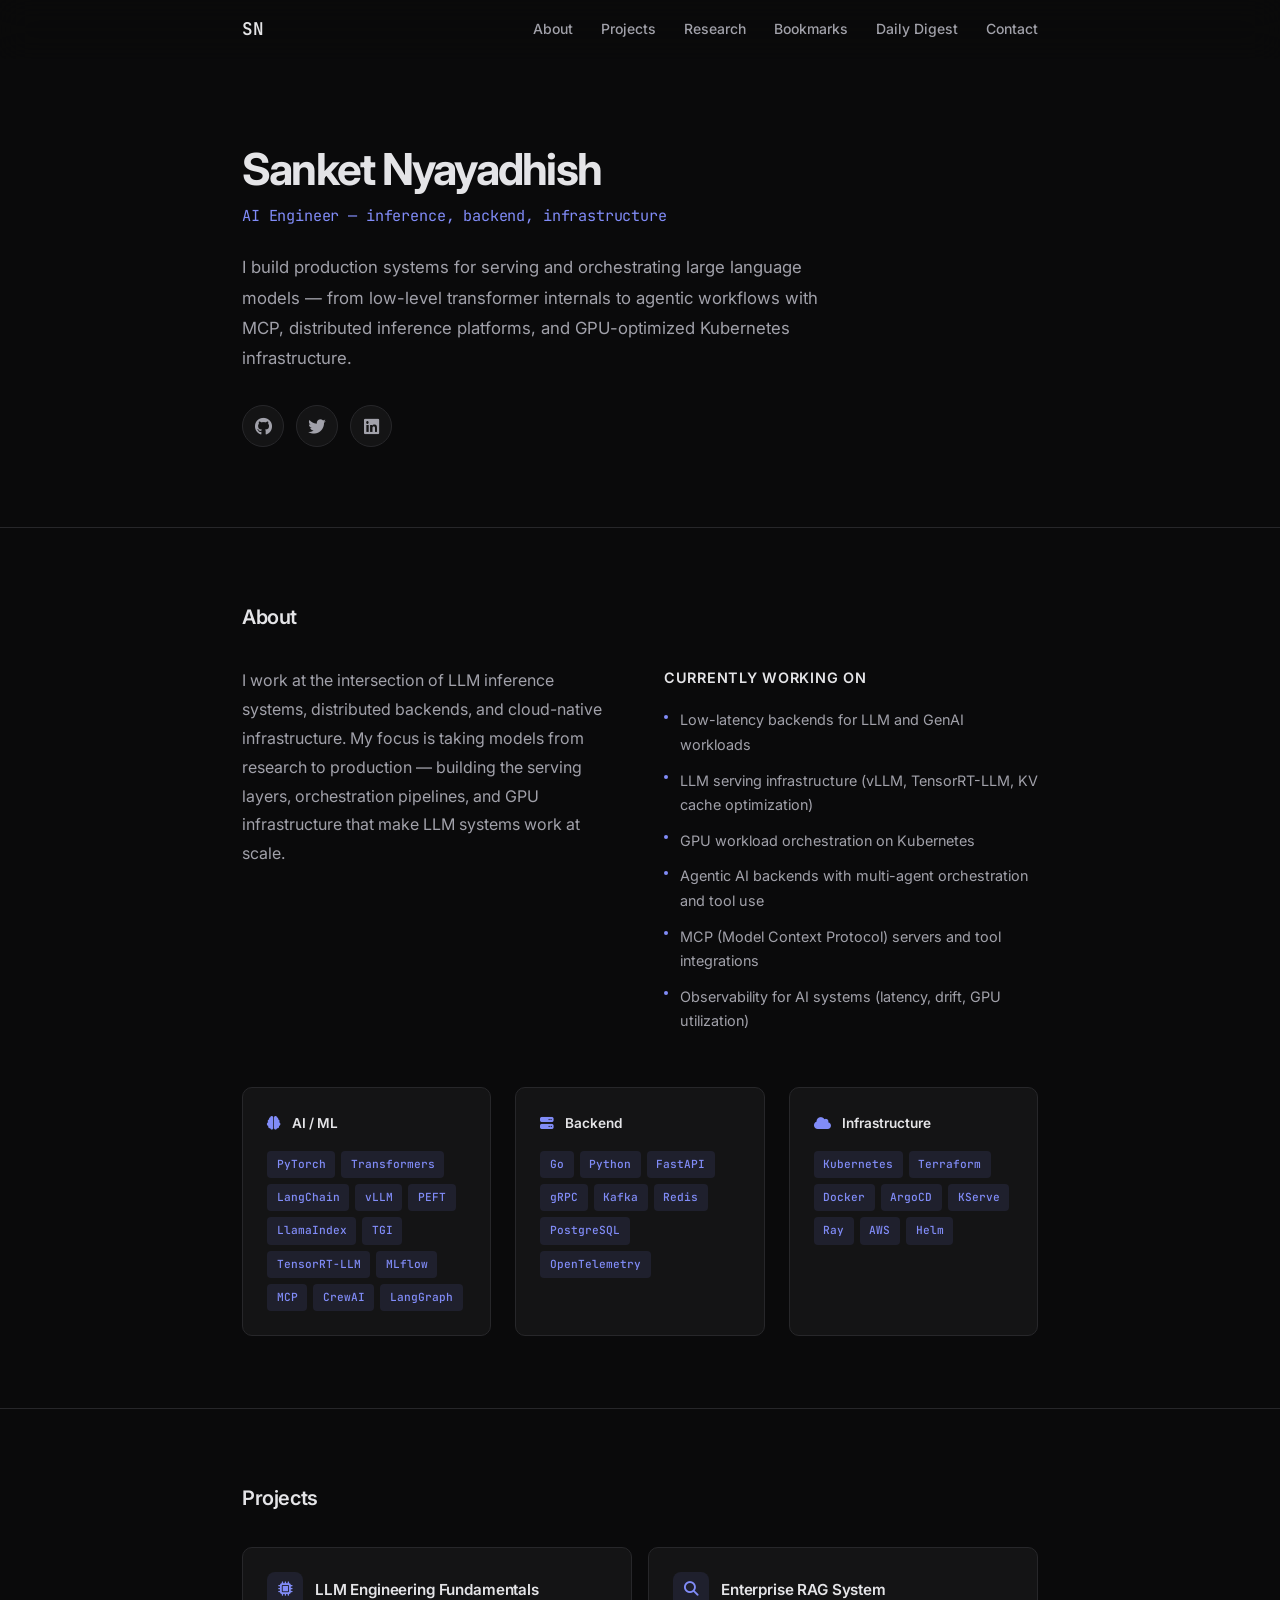
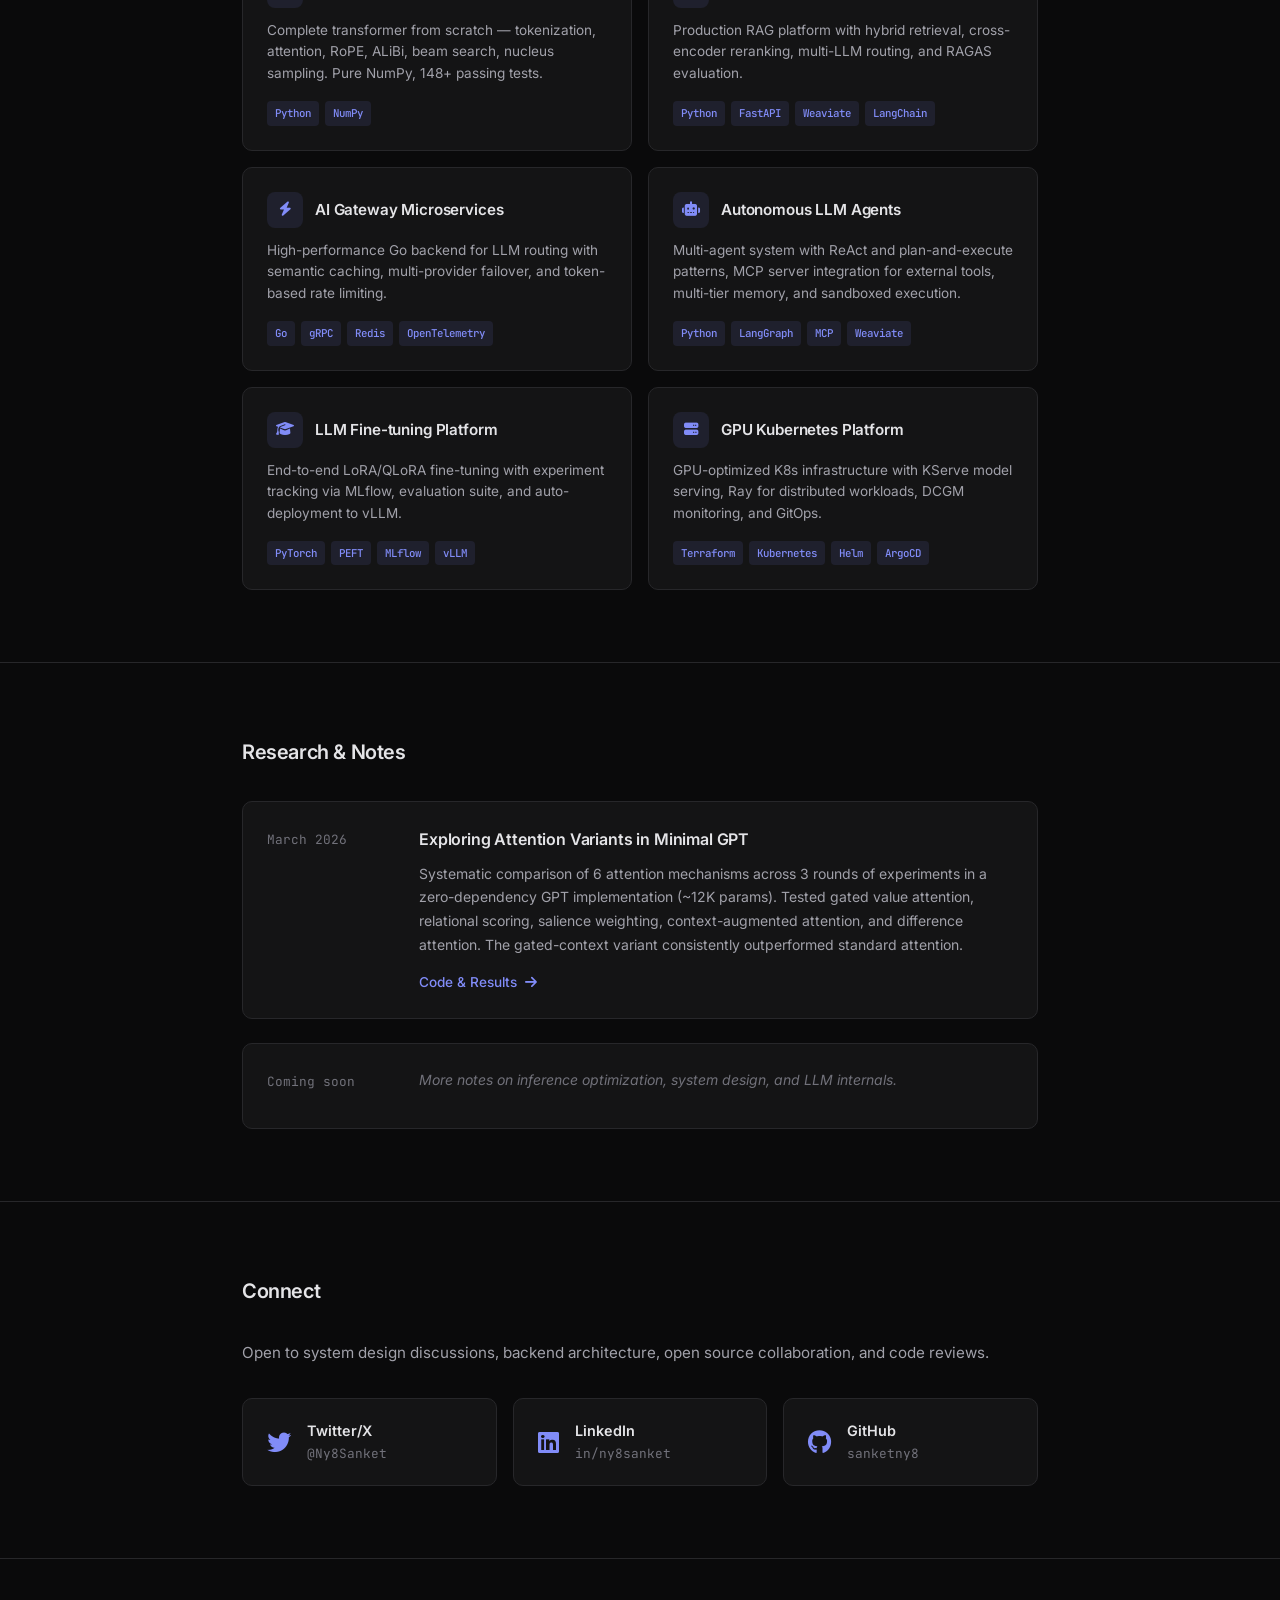
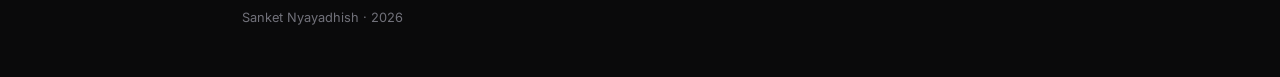
<file: index.html>
<!DOCTYPE html>
<html lang="en">
<head>
    <meta charset="UTF-8">
    <meta name="viewport" content="width=device-width, initial-scale=1.0">
    <meta name="description" content="Sanket Nyayadhish - AI Engineer specializing in LLM inference, backend systems, and GPU infrastructure.">
    <meta name="keywords" content="AI Engineer, LLM, GenAI, Machine Learning, Backend, Cloud, Kubernetes">
    <meta name="author" content="Sanket Nyayadhish">
    <title>Sanket Nyayadhish | AI Engineer</title>
    <link rel="stylesheet" href="styles.css">
    <link rel="preconnect" href="https://fonts.googleapis.com">
    <link rel="preconnect" href="https://fonts.gstatic.com" crossorigin>
    <link href="https://fonts.googleapis.com/css2?family=Inter:wght@400;500;600;700&family=JetBrains+Mono:wght@400;500&display=swap" rel="stylesheet">
    <link rel="stylesheet" href="https://cdnjs.cloudflare.com/ajax/libs/font-awesome/6.4.0/css/all.min.css">
</head>
<body>
    <!-- Navigation -->
    <nav class="navbar" id="navbar">
        <div class="nav-container">
            <a href="#" class="nav-logo">SN</a>
            <ul class="nav-menu" id="nav-menu">
                <li><a href="#about" class="nav-link">About</a></li>
                <li><a href="#projects" class="nav-link">Projects</a></li>
                <li><a href="#research" class="nav-link">Research</a></li>
                <li><a href="bookmarks.html" class="nav-link">Bookmarks</a></li>
                <li><a href="https://github.com/sanketny8/ai-daily-digest" class="nav-link" target="_blank" rel="noopener">Daily Digest</a></li>
                <li><a href="#contact" class="nav-link">Contact</a></li>
            </ul>
            <div class="hamburger" id="hamburger">
                <span></span>
                <span></span>
                <span></span>
            </div>
        </div>
    </nav>

    <!-- Hero Section -->
    <section class="hero" id="home">
        <div class="container">
            <h1 class="hero-title">Sanket Nyayadhish</h1>
            <p class="hero-role">AI Engineer &mdash; inference, backend, infrastructure</p>
            <p class="hero-description">
                I build production systems for serving and orchestrating large language models &mdash;
                from low-level transformer internals to agentic workflows with MCP,
                distributed inference platforms, and GPU-optimized Kubernetes infrastructure.
            </p>
            <div class="social-links">
                <a href="https://github.com/sanketny8" target="_blank" rel="noopener" aria-label="GitHub">
                    <i class="fab fa-github"></i>
                </a>
                <a href="https://twitter.com/Ny8Sanket" target="_blank" rel="noopener" aria-label="Twitter">
                    <i class="fab fa-twitter"></i>
                </a>
                <a href="https://linkedin.com/in/ny8sanket" target="_blank" rel="noopener" aria-label="LinkedIn">
                    <i class="fab fa-linkedin"></i>
                </a>
            </div>
        </div>
    </section>

    <!-- About Section -->
    <section class="section" id="about">
        <div class="container">
            <h2 class="section-title">About</h2>
            <div class="about-grid">
                <div class="about-text">
                    <p>
                        I work at the intersection of LLM inference systems, distributed backends, and
                        cloud-native infrastructure. My focus is taking models from research to production &mdash;
                        building the serving layers, orchestration pipelines, and GPU infrastructure that make
                        LLM systems work at scale.
                    </p>
                </div>
                <div class="about-focus">
                    <h3>Currently working on</h3>
                    <ul>
                        <li>Low-latency backends for LLM and GenAI workloads</li>
                        <li>LLM serving infrastructure (vLLM, TensorRT-LLM, KV cache optimization)</li>
                        <li>GPU workload orchestration on Kubernetes</li>
                        <li>Agentic AI backends with multi-agent orchestration and tool use</li>
                        <li>MCP (Model Context Protocol) servers and tool integrations</li>
                        <li>Observability for AI systems (latency, drift, GPU utilization)</li>
                    </ul>
                </div>
            </div>

            <!-- Skills -->
            <div class="skills-grid">
                <div class="skill-group">
                    <h3><i class="fas fa-brain"></i> AI / ML</h3>
                    <div class="skill-tags">
                        <span>PyTorch</span><span>Transformers</span><span>LangChain</span>
                        <span>vLLM</span><span>PEFT</span><span>LlamaIndex</span>
                        <span>TGI</span><span>TensorRT-LLM</span><span>MLflow</span>
                        <span>MCP</span><span>CrewAI</span><span>LangGraph</span>
                    </div>
                </div>
                <div class="skill-group">
                    <h3><i class="fas fa-server"></i> Backend</h3>
                    <div class="skill-tags">
                        <span>Go</span><span>Python</span><span>FastAPI</span>
                        <span>gRPC</span><span>Kafka</span><span>Redis</span>
                        <span>PostgreSQL</span><span>OpenTelemetry</span>
                    </div>
                </div>
                <div class="skill-group">
                    <h3><i class="fas fa-cloud"></i> Infrastructure</h3>
                    <div class="skill-tags">
                        <span>Kubernetes</span><span>Terraform</span><span>Docker</span>
                        <span>ArgoCD</span><span>KServe</span><span>Ray</span>
                        <span>AWS</span><span>Helm</span>
                    </div>
                </div>
            </div>
        </div>
    </section>

    <!-- Projects Section -->
    <section class="section" id="projects">
        <div class="container">
            <h2 class="section-title">Projects</h2>
            <div class="projects-grid">

                <a href="https://github.com/sanketny8/llm-engineering-fundamentals" target="_blank" rel="noopener" class="project-card">
                    <div class="project-header">
                        <div class="project-icon"><i class="fas fa-microchip"></i></div>
                        <h3>LLM Engineering Fundamentals</h3>
                    </div>
                    <p>Complete transformer from scratch &mdash; tokenization, attention, RoPE, ALiBi, beam search, nucleus sampling. Pure NumPy, 148+ passing tests.</p>
                    <div class="project-tech">
                        <span>Python</span><span>NumPy</span>
                    </div>
                </a>

                <a href="https://github.com/sanketny8/enterprise-rag-system" target="_blank" rel="noopener" class="project-card">
                    <div class="project-header">
                        <div class="project-icon"><i class="fas fa-search"></i></div>
                        <h3>Enterprise RAG System</h3>
                    </div>
                    <p>Production RAG platform with hybrid retrieval, cross-encoder reranking, multi-LLM routing, and RAGAS evaluation.</p>
                    <div class="project-tech">
                        <span>Python</span><span>FastAPI</span><span>Weaviate</span><span>LangChain</span>
                    </div>
                </a>

                <a href="https://github.com/sanketny8/ai-gateway-microservices" target="_blank" rel="noopener" class="project-card">
                    <div class="project-header">
                        <div class="project-icon"><i class="fas fa-bolt"></i></div>
                        <h3>AI Gateway Microservices</h3>
                    </div>
                    <p>High-performance Go backend for LLM routing with semantic caching, multi-provider failover, and token-based rate limiting.</p>
                    <div class="project-tech">
                        <span>Go</span><span>gRPC</span><span>Redis</span><span>OpenTelemetry</span>
                    </div>
                </a>

                <a href="https://github.com/sanketny8/autonomous-llm-agents" target="_blank" rel="noopener" class="project-card">
                    <div class="project-header">
                        <div class="project-icon"><i class="fas fa-robot"></i></div>
                        <h3>Autonomous LLM Agents</h3>
                    </div>
                    <p>Multi-agent system with ReAct and plan-and-execute patterns, MCP server integration for external tools, multi-tier memory, and sandboxed execution.</p>
                    <div class="project-tech">
                        <span>Python</span><span>LangGraph</span><span>MCP</span><span>Weaviate</span>
                    </div>
                </a>

                <a href="https://github.com/sanketny8/llm-finetuning-platform" target="_blank" rel="noopener" class="project-card">
                    <div class="project-header">
                        <div class="project-icon"><i class="fas fa-graduation-cap"></i></div>
                        <h3>LLM Fine-tuning Platform</h3>
                    </div>
                    <p>End-to-end LoRA/QLoRA fine-tuning with experiment tracking via MLflow, evaluation suite, and auto-deployment to vLLM.</p>
                    <div class="project-tech">
                        <span>PyTorch</span><span>PEFT</span><span>MLflow</span><span>vLLM</span>
                    </div>
                </a>

                <a href="https://github.com/sanketny8/gpu-kubernetes-platform" target="_blank" rel="noopener" class="project-card">
                    <div class="project-header">
                        <div class="project-icon"><i class="fas fa-server"></i></div>
                        <h3>GPU Kubernetes Platform</h3>
                    </div>
                    <p>GPU-optimized K8s infrastructure with KServe model serving, Ray for distributed workloads, DCGM monitoring, and GitOps.</p>
                    <div class="project-tech">
                        <span>Terraform</span><span>Kubernetes</span><span>Helm</span><span>ArgoCD</span>
                    </div>
                </a>

            </div>
        </div>
    </section>

    <!-- Research Section -->
    <section class="section" id="research">
        <div class="container">
            <h2 class="section-title">Research & Notes</h2>
            <div class="notes-list">
                <div class="note-item">
                    <div class="note-meta">
                        <time>March 2026</time>
                    </div>
                    <div class="note-content">
                        <h3>Exploring Attention Variants in Minimal GPT</h3>
                        <p>
                            Systematic comparison of 6 attention mechanisms across 3 rounds of experiments
                            in a zero-dependency GPT implementation (~12K params). Tested gated value attention,
                            relational scoring, salience weighting, context-augmented attention, and difference attention.
                            The gated-context variant consistently outperformed standard attention.
                        </p>
                        <a href="https://github.com/sanketny8/MyProfile" target="_blank" rel="noopener" class="note-link">
                            Code & Results <i class="fas fa-arrow-right"></i>
                        </a>
                    </div>
                </div>
                <div class="note-item note-placeholder">
                    <div class="note-meta">
                        <time>Coming soon</time>
                    </div>
                    <div class="note-content">
                        <p class="muted">More notes on inference optimization, system design, and LLM internals.</p>
                    </div>
                </div>
            </div>
        </div>
    </section>

    <!-- Contact Section -->
    <section class="section" id="contact">
        <div class="container">
            <h2 class="section-title">Connect</h2>
            <p class="contact-subtitle">
                Open to system design discussions, backend architecture, open source collaboration, and code reviews.
            </p>
            <div class="contact-grid">
                <a href="https://twitter.com/Ny8Sanket" target="_blank" rel="noopener" class="contact-card">
                    <i class="fab fa-twitter"></i>
                    <div>
                        <h3>Twitter/X</h3>
                        <p>@Ny8Sanket</p>
                    </div>
                </a>
                <a href="https://linkedin.com/in/ny8sanket" target="_blank" rel="noopener" class="contact-card">
                    <i class="fab fa-linkedin"></i>
                    <div>
                        <h3>LinkedIn</h3>
                        <p>in/ny8sanket</p>
                    </div>
                </a>
                <a href="https://github.com/sanketny8" target="_blank" rel="noopener" class="contact-card">
                    <i class="fab fa-github"></i>
                    <div>
                        <h3>GitHub</h3>
                        <p>sanketny8</p>
                    </div>
                </a>
            </div>
        </div>
    </section>

    <!-- Footer -->
    <footer class="footer">
        <div class="container">
            <p>Sanket Nyayadhish &middot; 2026</p>
        </div>
    </footer>

    <script src="script.js"></script>
</body>
</html>
</file>
<file: styles.css>
/* ===== Variables ===== */
:root {
    --bg: #0a0a0b;
    --bg-surface: #141415;
    --bg-hover: #1c1c1e;
    --text: #e4e4e7;
    --text-secondary: #a1a1aa;
    --text-muted: #71717a;
    --accent: #818cf8;
    --accent-dim: rgba(129, 140, 248, 0.1);
    --accent-hover: rgba(129, 140, 248, 0.15);
    --border: #27272a;
    --border-hover: #3f3f46;
    --font-sans: 'Inter', -apple-system, BlinkMacSystemFont, 'Segoe UI', sans-serif;
    --font-mono: 'JetBrains Mono', 'SF Mono', 'Fira Code', monospace;
    --max-width: 860px;
    --transition: 200ms ease;
    --radius: 10px;
}

/* ===== Reset ===== */
*, *::before, *::after {
    margin: 0;
    padding: 0;
    box-sizing: border-box;
}

html {
    scroll-behavior: smooth;
    -webkit-font-smoothing: antialiased;
    -moz-osx-font-smoothing: grayscale;
}

body {
    font-family: var(--font-sans);
    background: var(--bg);
    color: var(--text);
    line-height: 1.7;
    font-size: 15px;
    overflow-x: hidden;
}

a {
    color: var(--accent);
    text-decoration: none;
    transition: color var(--transition);
}

a:hover {
    color: var(--text);
}

ul { list-style: none; }

/* ===== Layout ===== */
.container {
    max-width: var(--max-width);
    margin: 0 auto;
    padding: 0 2rem;
}

/* ===== Navigation ===== */
.navbar {
    position: fixed;
    top: 0;
    width: 100%;
    background: rgba(10, 10, 11, 0.8);
    backdrop-filter: blur(16px);
    -webkit-backdrop-filter: blur(16px);
    border-bottom: 1px solid var(--border);
    z-index: 1000;
    transition: var(--transition);
}

.nav-container {
    max-width: var(--max-width);
    margin: 0 auto;
    padding: 0.875rem 2rem;
    display: flex;
    justify-content: space-between;
    align-items: center;
}

.nav-logo {
    font-family: var(--font-mono);
    font-weight: 600;
    font-size: 1.1rem;
    color: var(--text);
    letter-spacing: -0.02em;
}

.nav-logo:hover { color: var(--accent); }

.nav-menu {
    display: flex;
    gap: 1.75rem;
}

.nav-link {
    font-size: 0.875rem;
    color: var(--text-secondary);
    font-weight: 500;
    transition: color var(--transition);
    position: relative;
}

.nav-link:hover { color: var(--text); }

.nav-link::after {
    content: '';
    position: absolute;
    bottom: -4px;
    left: 0;
    width: 0;
    height: 1.5px;
    background: var(--accent);
    transition: width var(--transition);
}

.nav-link:hover::after { width: 100%; }

.hamburger {
    display: none;
    flex-direction: column;
    gap: 5px;
    cursor: pointer;
    background: none;
    border: none;
    padding: 4px;
}

.hamburger span {
    width: 22px;
    height: 2px;
    background: var(--text-secondary);
    transition: var(--transition);
    border-radius: 2px;
}

/* ===== Hero Section ===== */
.hero {
    padding: 9rem 0 5rem;
    border-bottom: 1px solid var(--border);
}

.hero-title {
    font-size: 2.75rem;
    font-weight: 700;
    letter-spacing: -0.04em;
    line-height: 1.15;
    margin-bottom: 0.5rem;
    color: var(--text);
}

.hero-role {
    font-family: var(--font-mono);
    font-size: 0.95rem;
    color: var(--accent);
    margin-bottom: 1.5rem;
    letter-spacing: -0.01em;
}

.hero-description {
    color: var(--text-secondary);
    font-size: 1.05rem;
    line-height: 1.8;
    max-width: 600px;
    margin-bottom: 2rem;
}

.social-links {
    display: flex;
    gap: 0.75rem;
}

.social-links a {
    width: 42px;
    height: 42px;
    display: flex;
    align-items: center;
    justify-content: center;
    background: var(--bg-surface);
    border: 1px solid var(--border);
    border-radius: 50%;
    color: var(--text-secondary);
    font-size: 1.1rem;
    transition: all var(--transition);
}

.social-links a:hover {
    color: var(--accent);
    border-color: var(--accent);
    background: var(--accent-dim);
    transform: translateY(-2px);
}

/* ===== Sections ===== */
.section {
    padding: 4.5rem 0;
    border-bottom: 1px solid var(--border);
}

.section-title {
    font-size: 1.25rem;
    font-weight: 600;
    margin-bottom: 2rem;
    letter-spacing: -0.02em;
    color: var(--text);
}

/* ===== About Section ===== */
.about-grid {
    display: grid;
    grid-template-columns: 1fr 1fr;
    gap: 3rem;
    margin-bottom: 3rem;
}

.about-text p {
    color: var(--text-secondary);
    font-size: 1rem;
    line-height: 1.8;
}

.about-focus h3 {
    font-size: 0.9rem;
    font-weight: 600;
    color: var(--text);
    margin-bottom: 0.75rem;
    text-transform: uppercase;
    letter-spacing: 0.05em;
}

.about-focus ul {
    list-style: none;
}

.about-focus li {
    padding: 0.35rem 0;
    color: var(--text-secondary);
    font-size: 0.9rem;
    position: relative;
    padding-left: 1rem;
}

.about-focus li::before {
    content: '';
    position: absolute;
    left: 0;
    top: 0.75rem;
    width: 4px;
    height: 4px;
    background: var(--accent);
    border-radius: 50%;
}

/* ===== Skills ===== */
.skills-grid {
    display: grid;
    grid-template-columns: repeat(3, 1fr);
    gap: 1.5rem;
}

.skill-group {
    background: var(--bg-surface);
    border: 1px solid var(--border);
    border-radius: var(--radius);
    padding: 1.5rem;
}

.skill-group h3 {
    font-size: 0.85rem;
    font-weight: 600;
    margin-bottom: 1rem;
    color: var(--text);
}

.skill-group h3 i {
    color: var(--accent);
    margin-right: 0.5rem;
    font-size: 0.85rem;
}

.skill-tags {
    display: flex;
    flex-wrap: wrap;
    gap: 0.375rem;
}

.skill-tags span {
    font-family: var(--font-mono);
    font-size: 0.7rem;
    padding: 0.25rem 0.6rem;
    background: var(--accent-dim);
    color: var(--accent);
    border-radius: 4px;
    font-weight: 500;
}

/* ===== Projects ===== */
.projects-grid {
    display: grid;
    grid-template-columns: repeat(2, 1fr);
    gap: 1rem;
}

.project-card {
    display: block;
    padding: 1.5rem;
    background: var(--bg-surface);
    border: 1px solid var(--border);
    border-radius: var(--radius);
    transition: all var(--transition);
    color: var(--text);
}

.project-card:hover {
    background: var(--bg-hover);
    border-color: var(--border-hover);
    color: var(--text);
    transform: translateY(-2px);
}

.project-header {
    display: flex;
    align-items: center;
    gap: 0.75rem;
    margin-bottom: 0.75rem;
}

.project-icon {
    width: 36px;
    height: 36px;
    background: var(--accent-dim);
    border-radius: 8px;
    display: flex;
    align-items: center;
    justify-content: center;
    flex-shrink: 0;
}

.project-icon i {
    font-size: 0.9rem;
    color: var(--accent);
}

.project-card h3 {
    font-size: 0.95rem;
    font-weight: 600;
    letter-spacing: -0.01em;
}

.project-card p {
    font-size: 0.85rem;
    color: var(--text-secondary);
    line-height: 1.6;
    margin-bottom: 1rem;
}

.project-tech {
    display: flex;
    flex-wrap: wrap;
    gap: 0.375rem;
}

.project-tech span {
    font-family: var(--font-mono);
    font-size: 0.675rem;
    padding: 0.2rem 0.5rem;
    background: var(--accent-dim);
    color: var(--accent);
    border-radius: 4px;
    font-weight: 500;
}

/* ===== Research / Notes ===== */
.notes-list {
    display: grid;
    gap: 1.5rem;
}

.note-item {
    display: grid;
    grid-template-columns: 120px 1fr;
    gap: 2rem;
    padding: 1.5rem;
    background: var(--bg-surface);
    border: 1px solid var(--border);
    border-radius: var(--radius);
}

.note-meta time {
    font-family: var(--font-mono);
    font-size: 0.8rem;
    color: var(--text-muted);
}

.note-content h3 {
    font-size: 1rem;
    font-weight: 600;
    margin-bottom: 0.5rem;
    letter-spacing: -0.01em;
}

.note-content p {
    font-size: 0.875rem;
    color: var(--text-secondary);
    line-height: 1.7;
    margin-bottom: 0.75rem;
}

.note-link {
    font-size: 0.85rem;
    font-weight: 500;
    color: var(--accent);
    display: inline-flex;
    align-items: center;
    gap: 0.5rem;
}

.note-link:hover {
    color: var(--text);
    gap: 0.75rem;
}

.note-placeholder .note-content p.muted {
    color: var(--text-muted);
    font-style: italic;
}

/* ===== Bookmarks Page ===== */
.bookmarks-page {
    padding: 8rem 0 4rem;
}

.bookmarks-title {
    font-size: 2rem;
    font-weight: 700;
    letter-spacing: -0.03em;
    margin-bottom: 0.5rem;
}

.bookmarks-desc {
    color: var(--text-secondary);
    font-size: 1rem;
    margin-bottom: 3rem;
}

.bk-grid {
    display: grid;
    grid-template-columns: repeat(2, 1fr);
    gap: 1.5rem;
}

.bk-section {
    background: var(--bg-surface);
    border: 1px solid var(--border);
    border-radius: var(--radius);
    padding: 1.5rem;
}

.bk-section h2 {
    font-size: 0.9rem;
    font-weight: 600;
    color: var(--accent);
    margin-bottom: 1rem;
    padding-bottom: 0.75rem;
    border-bottom: 1px solid var(--border);
}

.bk-section ul {
    list-style: none;
}

.bk-section li {
    padding: 0.35rem 0;
    border-bottom: 1px solid transparent;
}

.bk-section li:last-child {
    padding-bottom: 0;
}

.bk-section a {
    color: var(--text-secondary);
    font-size: 0.875rem;
    display: flex;
    align-items: center;
    justify-content: space-between;
    transition: color var(--transition);
}

.bk-section a::after {
    content: '\2197';
    font-size: 0.75rem;
    color: var(--text-muted);
    opacity: 0;
    transition: opacity var(--transition);
}

.bk-section a:hover {
    color: var(--text);
}

.bk-section a:hover::after {
    opacity: 1;
}

/* ===== Contact ===== */
.contact-subtitle {
    color: var(--text-secondary);
    font-size: 0.95rem;
    margin-bottom: 2rem;
}

.contact-grid {
    display: grid;
    grid-template-columns: repeat(3, 1fr);
    gap: 1rem;
}

.contact-card {
    display: flex;
    align-items: center;
    gap: 1rem;
    padding: 1.25rem 1.5rem;
    background: var(--bg-surface);
    border: 1px solid var(--border);
    border-radius: var(--radius);
    transition: all var(--transition);
    color: var(--text);
}

.contact-card:hover {
    background: var(--bg-hover);
    border-color: var(--border-hover);
    color: var(--text);
    transform: translateY(-2px);
}

.contact-card i {
    font-size: 1.5rem;
    color: var(--accent);
    flex-shrink: 0;
}

.contact-card h3 {
    font-size: 0.9rem;
    font-weight: 600;
}

.contact-card p {
    font-size: 0.8rem;
    color: var(--text-muted);
    font-family: var(--font-mono);
    margin: 0;
}

/* ===== Footer ===== */
.footer {
    padding: 3rem 0;
}

.footer p {
    font-size: 0.8rem;
    color: var(--text-muted);
}

/* ===== Fade-in Animation ===== */
.fade-in {
    opacity: 0;
    transform: translateY(16px);
    transition: opacity 0.5s ease, transform 0.5s ease;
}

.fade-in.visible {
    opacity: 1;
    transform: translateY(0);
}

/* ===== Responsive ===== */
@media (max-width: 768px) {
    body { font-size: 14px; }

    .hamburger { display: flex; }

    .nav-menu {
        display: none;
        position: absolute;
        top: 100%;
        left: 0;
        right: 0;
        background: rgba(10, 10, 11, 0.95);
        backdrop-filter: blur(16px);
        -webkit-backdrop-filter: blur(16px);
        flex-direction: column;
        padding: 1.25rem 2rem;
        gap: 0.75rem;
        border-bottom: 1px solid var(--border);
    }

    .nav-menu.active { display: flex; }

    .hero { padding: 7rem 0 3.5rem; }
    .hero-title { font-size: 2rem; }

    .about-grid {
        grid-template-columns: 1fr;
        gap: 2rem;
    }

    .skills-grid { grid-template-columns: 1fr; }
    .projects-grid { grid-template-columns: 1fr; }
    .bk-grid { grid-template-columns: 1fr; }
    .contact-grid { grid-template-columns: 1fr; }

    .note-item {
        grid-template-columns: 1fr;
        gap: 0.5rem;
    }
}

@media (max-width: 480px) {
    .container { padding: 0 1.25rem; }
    .hero-title { font-size: 1.75rem; }
}
</file>
